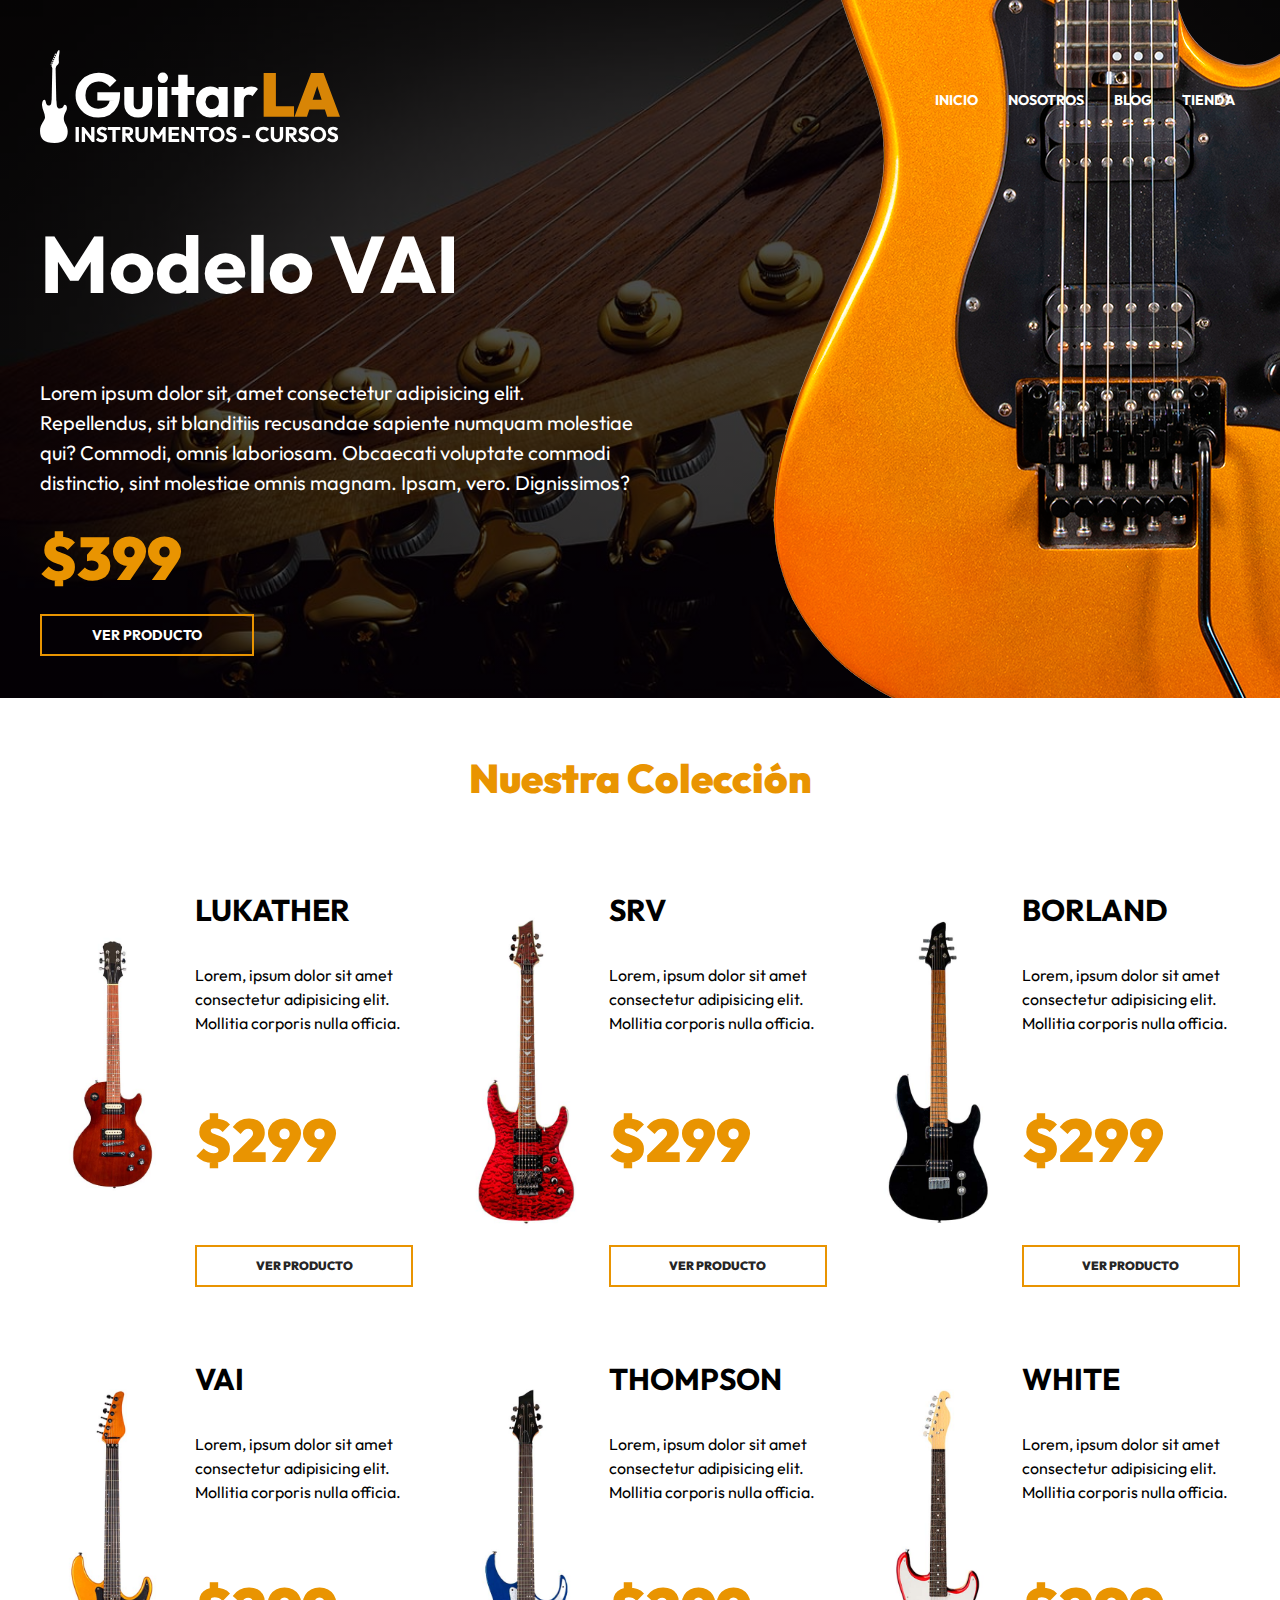
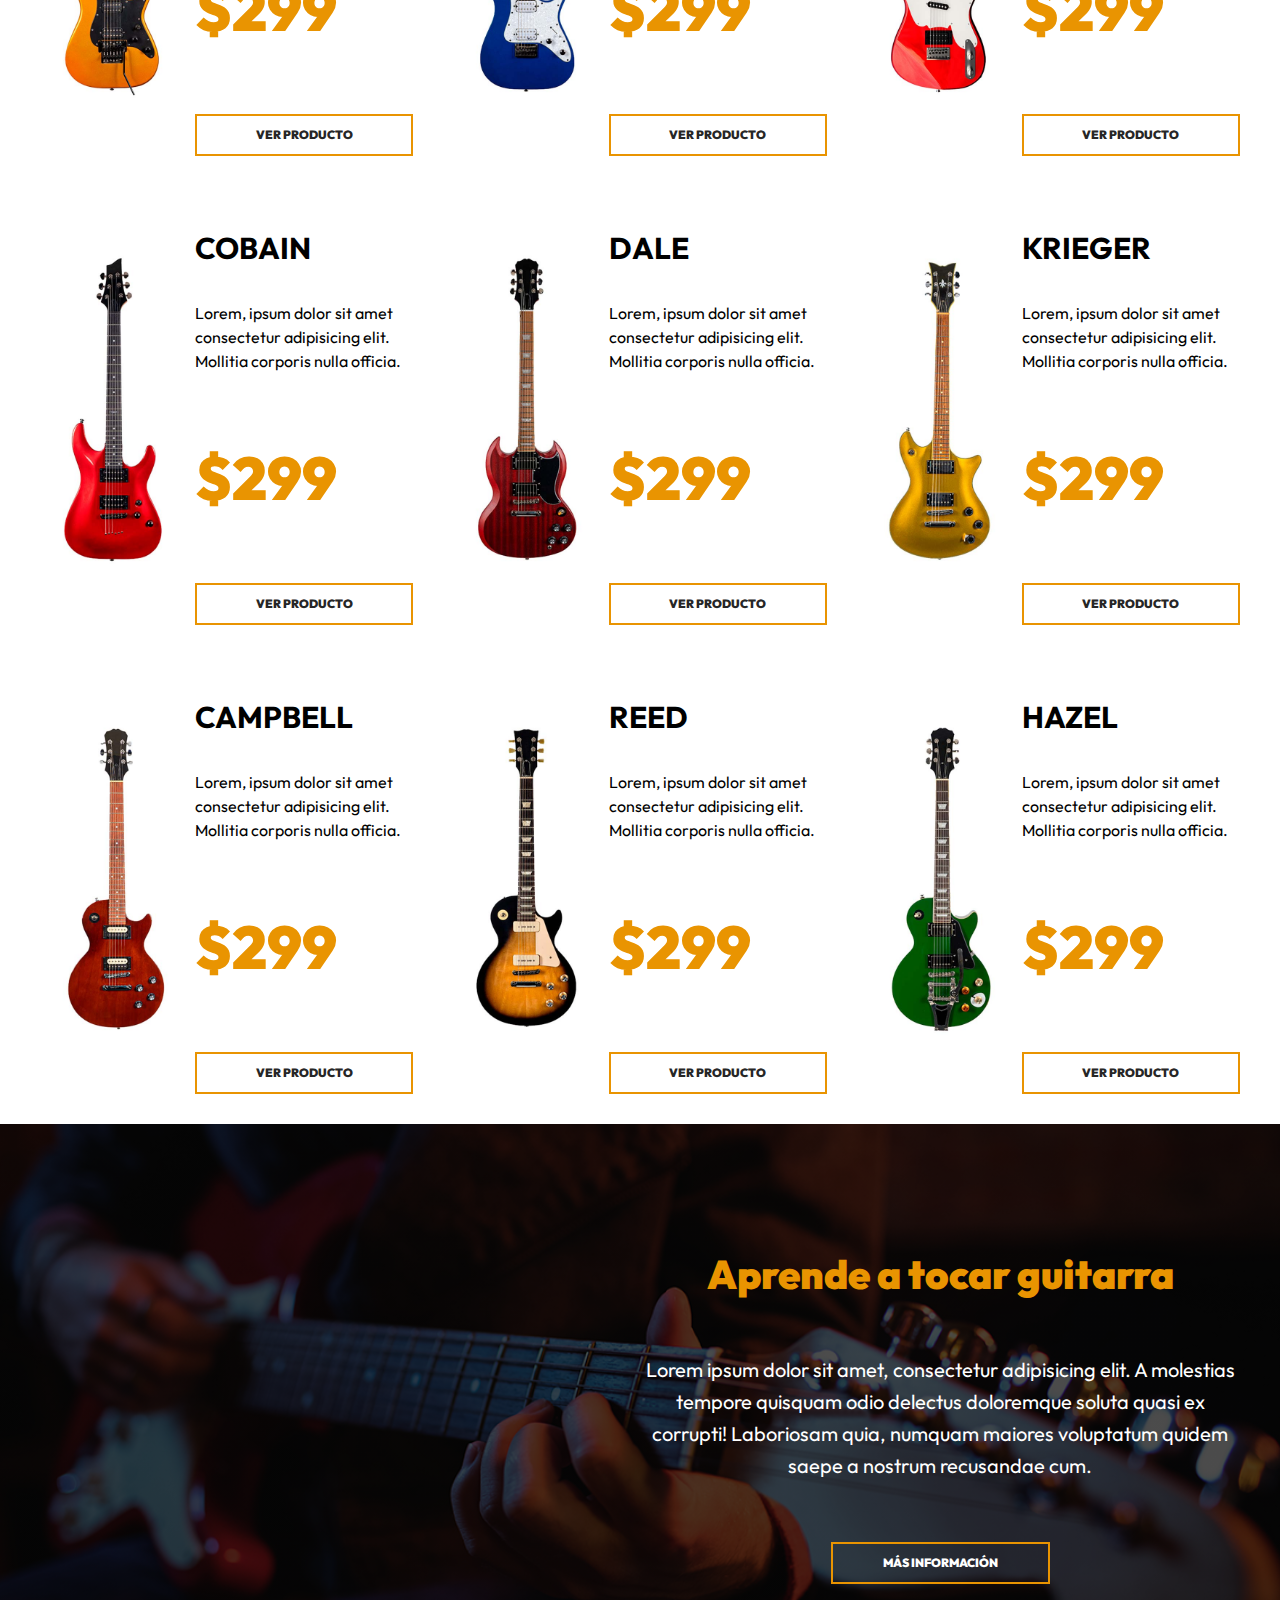
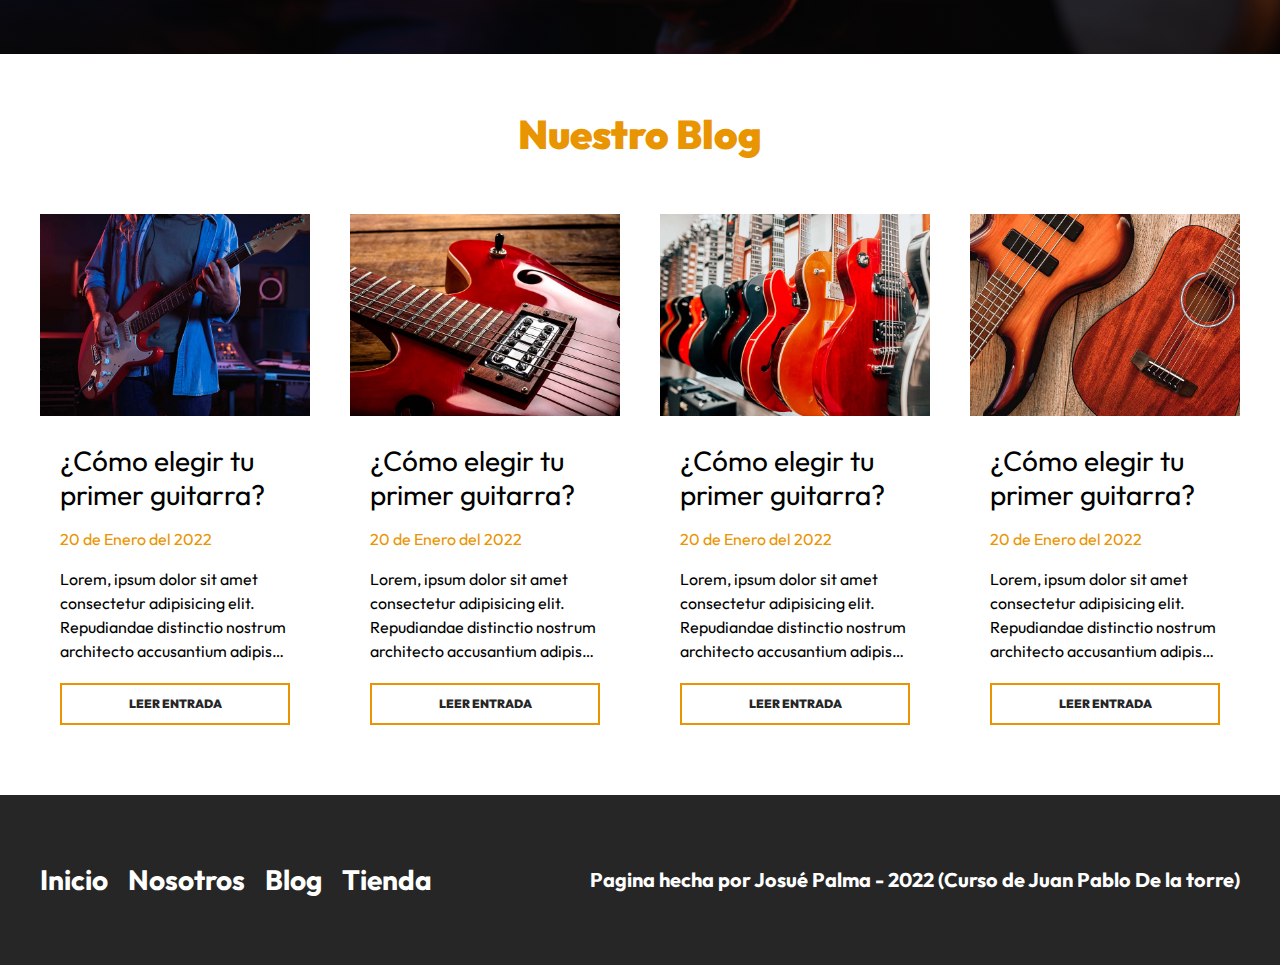
<file: index.html>
<!DOCTYPE html>
<html lang="en">

<head>
    <meta charset="UTF-8">
    <meta http-equiv="X-UA-Compatible" content="IE=edge">
    <meta name="viewport" content="width=device-width, initial-scale=1.0">
    <title>GuitarLA</title>
    <link rel="stylesheet" href="css/normalize.css">
    <link rel="preconnect" href="https://fonts.googleapis.com">
    <link rel="preconnect" href="https://fonts.gstatic.com" crossorigin>
    <link href="https://fonts.googleapis.com/css2?family=Outfit:wght@400;700;900&display=swap" rel="stylesheet">
    <link rel="stylesheet" href="css/app.css">
</head>

<body>
    <header class="header">
        <div class="header__contenedor">
            <div class="header__barra">
                <a href="index.html">
                    <img class="header__logo" src="img/logo.svg" alt="logo imagen">
                </a>
                <nav class="navegacion">
                    <a class="navegacion__enlace" href="index.html">Inicio</a>
                    <a class="navegacion__enlace" href="nosotros.html">Nosotros</a>
                    <a class="navegacion__enlace" href="blog.html">BLog</a>
                    <a class="navegacion__enlace" href="tienda.html">Tienda</a>
                </nav>
            </div>
            <div class="modelo">
                <h1 class="modelo__nombre">Modelo VAI</h1>
                <p class="modelo__descripcion">Lorem ipsum dolor sit, amet consectetur adipisicing elit. Repellendus,
                    sit blanditiis recusandae sapiente numquam molestiae qui? Commodi, omnis laboriosam. Obcaecati
                    voluptate commodi distinctio, sint molestiae omnis magnam. Ipsam, vero. Dignissimos?</p>
                <p class="modelo__precio">$399</p>
                <a class="modelo__enlace" href="producto.html">Ver Producto</a>
            </div>
        </div>
        <img class="header__guitarra" src="img/header_guitarra.png" alt="imagen header guitarra">
    </header>

    <main class="productos productos__contenedor">
        <h2 class="productos__heading">Nuestra Colección</h2>
        <div class="productos__grid">
            <div class="producto">
                <img src="img/guitarra_01.jpg" alt="imagen guitarra" class="producto__imagen">

                <div class="guitarra__contenido">
                    <h3 class="producto__nombre">Lukather</h3>
                    <p class="producto__descripcion">Lorem, ipsum dolor sit amet consectetur adipisicing elit. Mollitia
                        corporis nulla officia.</p>
                    <p class="producto__precio">$299</p>
                    <a href="producto.html" class="producto__enlace">Ver Producto</a>
                </div>
            </div>
            <div class="producto">
                <img src="img/guitarra_02.jpg" alt="imagen guitarra" class="producto__imagen">

                <div class="guitarra__contenido">
                    <h3 class="producto__nombre">SRV</h3>
                    <p class="producto__descripcion">Lorem, ipsum dolor sit amet consectetur adipisicing elit. Mollitia
                        corporis nulla officia.</p>
                    <p class="producto__precio">$299</p>
                    <a href="producto.html" class="producto__enlace">Ver Producto</a>
                </div>
            </div>
            <div class="producto">
                <img src="img/guitarra_03.jpg" alt="imagen guitarra" class="producto__imagen">

                <div class="guitarra__contenido">
                    <h3 class="producto__nombre">Borland</h3>
                    <p class="producto__descripcion">Lorem, ipsum dolor sit amet consectetur adipisicing elit. Mollitia
                        corporis nulla officia.</p>
                    <p class="producto__precio">$299</p>
                    <a href="producto.html" class="producto__enlace">Ver Producto</a>
                </div>
            </div>
            <div class="producto">
                <img src="img/guitarra_04.jpg" alt="imagen guitarra" class="producto__imagen">

                <div class="guitarra__contenido">
                    <h3 class="producto__nombre">VAI</h3>
                    <p class="producto__descripcion">Lorem, ipsum dolor sit amet consectetur adipisicing elit. Mollitia
                        corporis nulla officia.</p>
                    <p class="producto__precio">$299</p>
                    <a href="producto.html" class="producto__enlace">Ver Producto</a>
                </div>
            </div>
            <div class="producto">
                <img src="img/guitarra_05.jpg" alt="imagen guitarra" class="producto__imagen">

                <div class="guitarra__contenido">
                    <h3 class="producto__nombre">Thompson</h3>
                    <p class="producto__descripcion">Lorem, ipsum dolor sit amet consectetur adipisicing elit. Mollitia
                        corporis nulla officia.</p>
                    <p class="producto__precio">$299</p>
                    <a href="producto.html" class="producto__enlace">Ver Producto</a>
                </div>
            </div>
            <div class="producto">
                <img src="img/guitarra_06.jpg" alt="imagen guitarra" class="producto__imagen">

                <div class="guitarra__contenido">
                    <h3 class="producto__nombre">White</h3>
                    <p class="producto__descripcion">Lorem, ipsum dolor sit amet consectetur adipisicing elit. Mollitia
                        corporis nulla officia.</p>
                    <p class="producto__precio">$299</p>
                    <a href="producto.html" class="producto__enlace">Ver Producto</a>
                </div>
            </div>
            <div class="producto">
                <img src="img/guitarra_07.jpg" alt="imagen guitarra" class="producto__imagen">

                <div class="guitarra__contenido">
                    <h3 class="producto__nombre">Cobain</h3>
                    <p class="producto__descripcion">Lorem, ipsum dolor sit amet consectetur adipisicing elit. Mollitia
                        corporis nulla officia.</p>
                    <p class="producto__precio">$299</p>
                    <a href="producto.html" class="producto__enlace">Ver Producto</a>
                </div>
            </div>
            <div class="producto">
                <img src="img/guitarra_08.jpg" alt="imagen guitarra" class="producto__imagen">

                <div class="guitarra__contenido">
                    <h3 class="producto__nombre">Dale</h3>
                    <p class="producto__descripcion">Lorem, ipsum dolor sit amet consectetur adipisicing elit. Mollitia
                        corporis nulla officia.</p>
                    <p class="producto__precio">$299</p>
                    <a href="producto.html" class="producto__enlace">Ver Producto</a>
                </div>
            </div>
            <div class="producto">
                <img src="img/guitarra_09.jpg" alt="imagen guitarra" class="producto__imagen">

                <div class="guitarra__contenido">
                    <h3 class="producto__nombre">Krieger</h3>
                    <p class="producto__descripcion">Lorem, ipsum dolor sit amet consectetur adipisicing elit. Mollitia
                        corporis nulla officia.</p>
                    <p class="producto__precio">$299</p>
                    <a href="producto.html" class="producto__enlace">Ver Producto</a>
                </div>
            </div>
            <div class="producto">
                <img src="img/guitarra_10.jpg" alt="imagen guitarra" class="producto__imagen">

                <div class="guitarra__contenido">
                    <h3 class="producto__nombre">Campbell</h3>
                    <p class="producto__descripcion">Lorem, ipsum dolor sit amet consectetur adipisicing elit. Mollitia
                        corporis nulla officia.</p>
                    <p class="producto__precio">$299</p>
                    <a href="producto.html" class="producto__enlace">Ver Producto</a>
                </div>
            </div>
            <div class="producto">
                <img src="img/guitarra_11.jpg" alt="imagen guitarra" class="producto__imagen">

                <div class="guitarra__contenido">
                    <h3 class="producto__nombre">Reed</h3>
                    <p class="producto__descripcion">Lorem, ipsum dolor sit amet consectetur adipisicing elit. Mollitia
                        corporis nulla officia.</p>
                    <p class="producto__precio">$299</p>
                    <a href="producto.html" class="producto__enlace">Ver Producto</a>
                </div>
            </div>
            <div class="producto">
                <img src="img/guitarra_12.jpg" alt="imagen guitarra" class="producto__imagen">

                <div class="guitarra__contenido">
                    <h3 class="producto__nombre">Hazel</h3>
                    <p class="producto__descripcion">Lorem, ipsum dolor sit amet consectetur adipisicing elit. Mollitia
                        corporis nulla officia.</p>
                    <p class="producto__precio">$299</p>
                    <a href="producto.html" class="producto__enlace">Ver Producto</a>
                </div>
            </div>
        </div>
    </main>
    <section class="aprender">
        <div class="aprender__grid aprender__contenedor">
            <div class="aprender__contenido">
                <h3 class="aprender__heading">Aprende a tocar guitarra</h3>
                <p class="aprender__texto">Lorem ipsum dolor sit amet, consectetur adipisicing elit. A molestias
                    tempore quisquam odio delectus doloremque soluta quasi ex corrupti! Laboriosam quia, numquam
                    maiores voluptatum quidem saepe a nostrum recusandae cum.</p>
                <a href="producto.html" class="aprender__enlace">Más Información</a>
            </div>
        </div>
    </section>
    <section class="blog">
        <h2 class="blog__heading">Nuestro Blog</h2>
        <div class="blog__contenedor blog__grid">
            <article class="entrada">
                <img src="img/blog_1.jpg" class="entrada__imagen" alt="imagen blog">
                <div class="entrada__contenido">
                    <h3 class="entrada__titulo">¿Cómo elegir tu primer guitarra?</h3>
                    <p class="entrada__fecha">20 de Enero del 2022</p>
                    <p class="entrada__texto">Lorem, ipsum dolor sit amet consectetur adipisicing elit. Repudiandae distinctio nostrum architecto accusantium adipisci eos velit, provident reprehenderit dignissimos! Quam at quasi praesentium quod consectetur placeat veritatis assumenda cum eum.</p>
                    <a href="entrada.html" class="entrada__enlace">Leer Entrada</a>
                </div>
            </article>
            <article class="entrada">
                <img src="img/blog_2.jpg" class="entrada__imagen" alt="imagen blog">
                <div class="entrada__contenido">
                    <h3 class="entrada__titulo">¿Cómo elegir tu primer guitarra?</h3>
                    <p class="entrada__fecha">20 de Enero del 2022</p>
                    <p class="entrada__texto">Lorem, ipsum dolor sit amet consectetur adipisicing elit. Repudiandae distinctio nostrum architecto accusantium adipisci eos velit, provident reprehenderit dignissimos! Quam at quasi praesentium quod consectetur placeat veritatis assumenda cum eum.</p>
                    <a href="entrada.html" class="entrada__enlace">Leer Entrada</a>
                </div>
            </article>
            <article class="entrada">
                <img src="img/blog_3.jpg" class="entrada__imagen" alt="imagen blog">
                <div class="entrada__contenido">
                    <h3 class="entrada__titulo">¿Cómo elegir tu primer guitarra?</h3>
                    <p class="entrada__fecha">20 de Enero del 2022</p>
                    <p class="entrada__texto">Lorem, ipsum dolor sit amet consectetur adipisicing elit. Repudiandae distinctio nostrum architecto accusantium adipisci eos velit, provident reprehenderit dignissimos! Quam at quasi praesentium quod consectetur placeat veritatis assumenda cum eum.</p>
                    <a href="entrada.html" class="entrada__enlace">Leer Entrada</a>
                </div>
            </article>
            <article class="entrada">
                <img src="img/blog_4.jpg" class="entrada__imagen" alt="imagen blog">
                <div class="entrada__contenido">
                    <h3 class="entrada__titulo">¿Cómo elegir tu primer guitarra?</h3>
                    <p class="entrada__fecha">20 de Enero del 2022</p>
                    <p class="entrada__texto">Lorem, ipsum dolor sit amet consectetur adipisicing elit. Repudiandae distinctio nostrum architecto accusantium adipisci eos velit, provident reprehenderit dignissimos! Quam at quasi praesentium quod consectetur placeat veritatis assumenda cum eum.</p>
                    <a href="entrada.html" class="entrada__enlace">Leer Entrada</a>
                </div>
            </article>
        </div>
    </section>
    <footer class="footer">
        <div class="footer__contenedor footer__contenido">
            <nav class="footer__nav">
                <a class="footer__enlace" href="index.html">Inicio</a>
                <a class="footer__enlace" href="nosotros.html">Nosotros</a>
                <a class="footer__enlace" href="blog.html">Blog</a>
                <a class="footer__enlace" href="tienda.html">Tienda</a>
            </nav>
            <p class="footer__copyright">Pagina hecha por Josué Palma - 2022 (Curso de Juan Pablo De la torre)</p>
        </div>
    </footer>
</body>

</html>
</file>
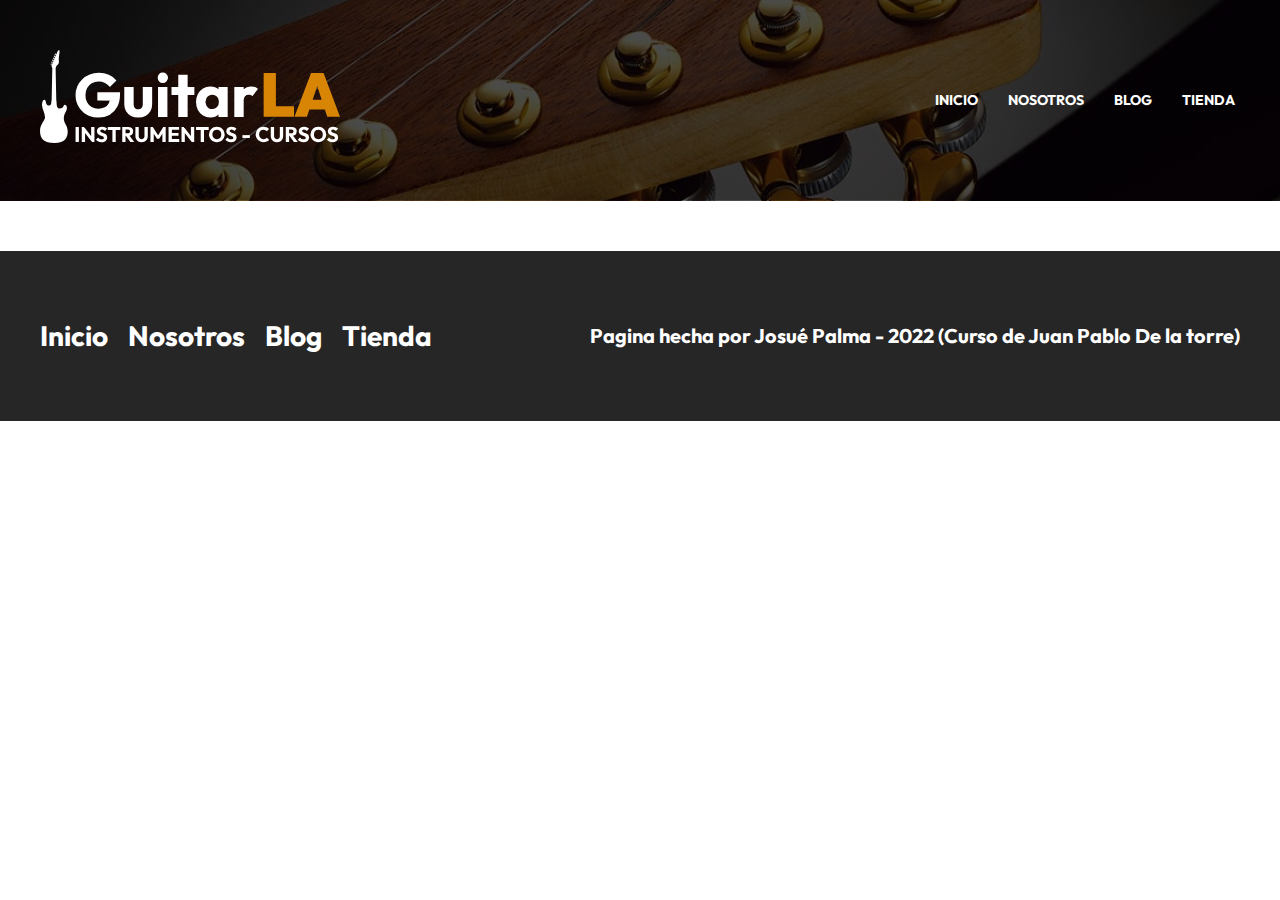
<file: base.html>
<!DOCTYPE html>
<html lang="en">

<head>
    <meta charset="UTF-8">
    <meta http-equiv="X-UA-Compatible" content="IE=edge">
    <meta name="viewport" content="width=device-width, initial-scale=1.0">
    <title>GuitarLA</title>
    <link rel="stylesheet" href="css/normalize.css">
    <link rel="preconnect" href="https://fonts.googleapis.com">
    <link rel="preconnect" href="https://fonts.gstatic.com" crossorigin>
    <link href="https://fonts.googleapis.com/css2?family=Outfit:wght@400;700;900&display=swap" rel="stylesheet">
    <link rel="stylesheet" href="css/app.css">
</head>

<body>
    <header class="header">
        <div class="header__contenedor">
            <div class="header__barra">
                <a href="index.html">
                    <img class="header__logo" src="img/logo.svg" alt="logo imagen">
                </a>
                <nav class="navegacion">
                    <a class="navegacion__enlace" href="index.html">Inicio</a>
                    <a class="navegacion__enlace" href="nosotros.html">Nosotros</a>
                    <a class="navegacion__enlace" href="blog.html">BLog</a>
                    <a class="navegacion__enlace" href="tienda.html">Tienda</a>
                </nav>
            </div>
    </header>
    
    <main class="contenedor">
        <h2 class="heading"></h2>
    </main>

    
    <footer class="footer">
        <div class="footer__contenedor footer__contenido">
            <nav class="footer__nav">
                <a class="footer__enlace" href="index.html">Inicio</a>
                <a class="footer__enlace" href="nosotros.html">Nosotros</a>
                <a class="footer__enlace" href="blog.html">Blog</a>
                <a class="footer__enlace" href="tienda.html">Tienda</a>
            </nav>
            <p class="footer__copyright">Pagina hecha por Josué Palma - 2022 (Curso de Juan Pablo De la torre)</p>
        </div>
    </footer>
</body>

</html>
</file>
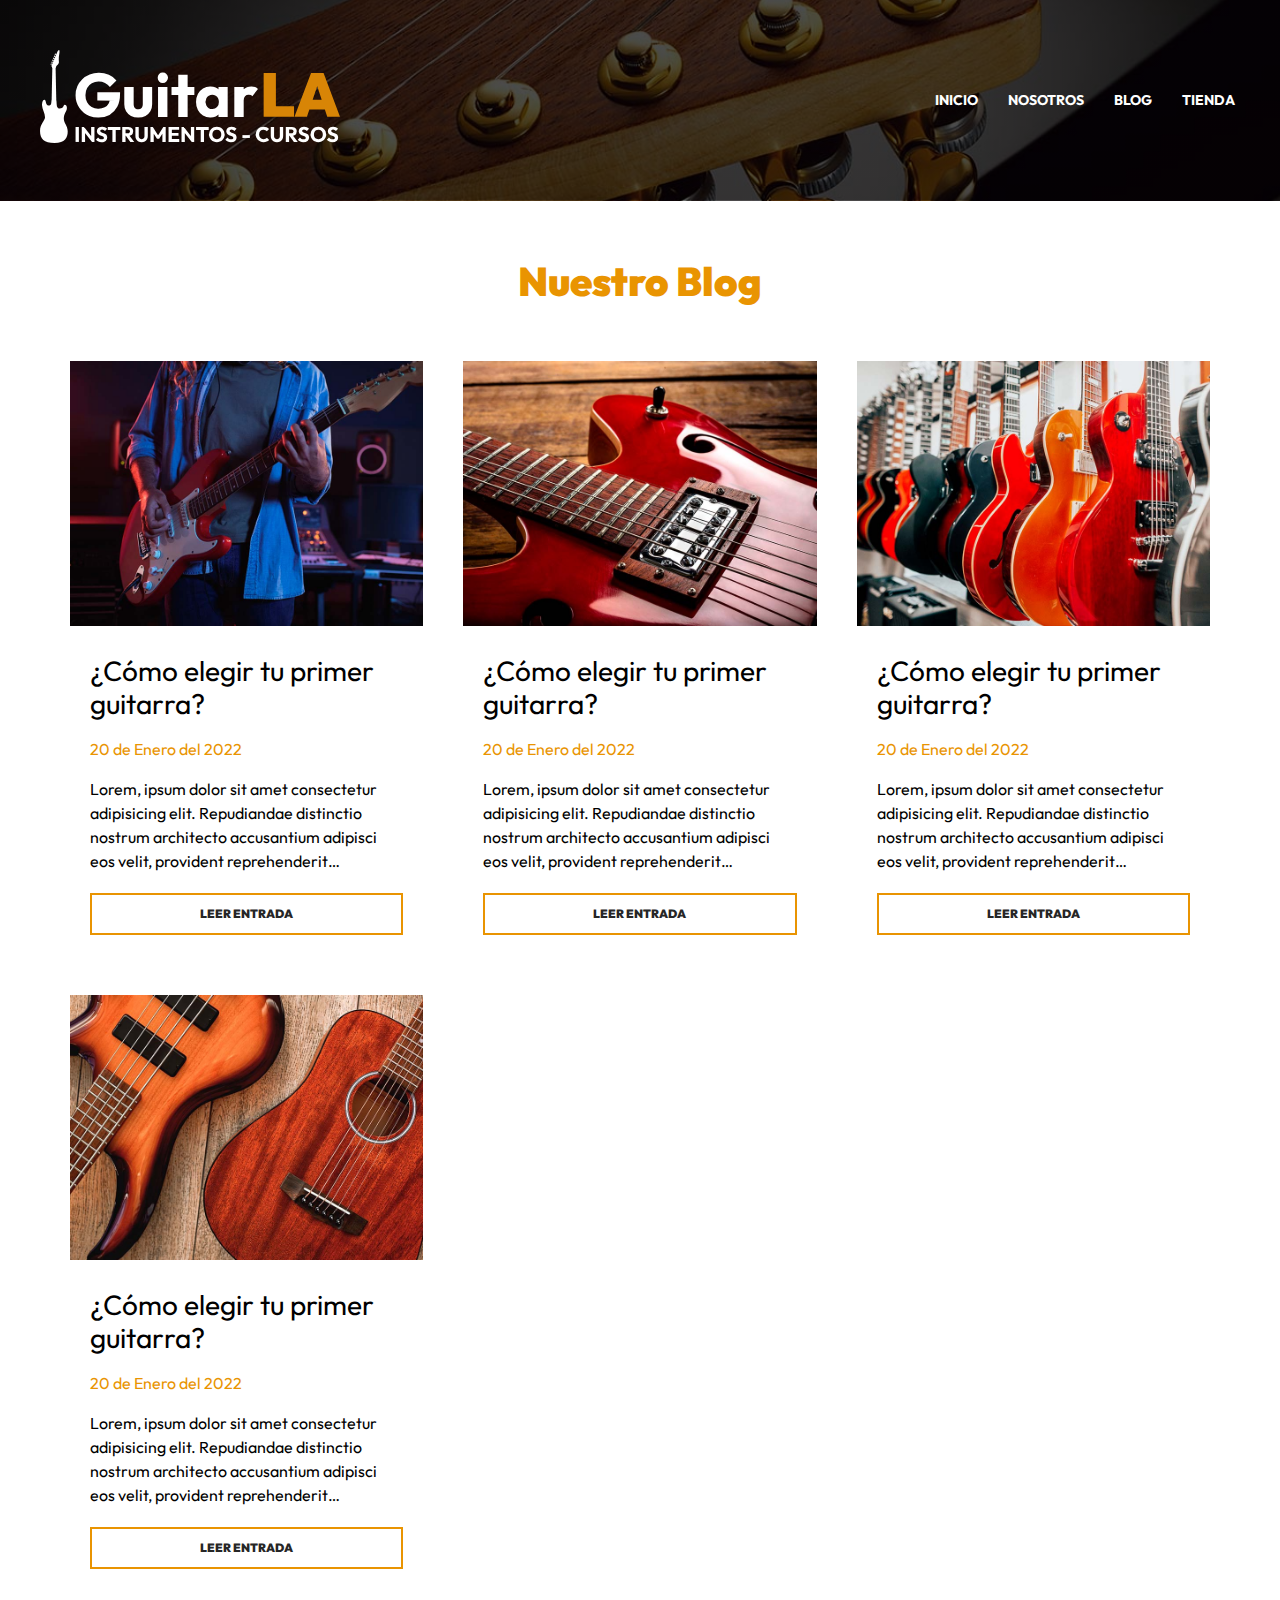
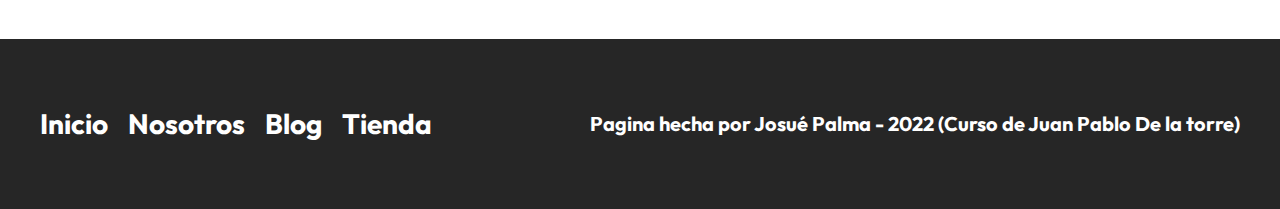
<file: blog.html>
<!DOCTYPE html>
<html lang="en">

<head>
    <meta charset="UTF-8">
    <meta http-equiv="X-UA-Compatible" content="IE=edge">
    <meta name="viewport" content="width=device-width, initial-scale=1.0">
    <title>GuitarLA: BLog</title>
    <link rel="stylesheet" href="css/normalize.css">
    <link rel="preconnect" href="https://fonts.googleapis.com">
    <link rel="preconnect" href="https://fonts.gstatic.com" crossorigin>
    <link href="https://fonts.googleapis.com/css2?family=Outfit:wght@400;700;900&display=swap" rel="stylesheet">
    <link rel="stylesheet" href="css/app.css">
</head>

<body>
    <header class="header">
        <div class="header__contenedor">
            <div class="header__barra">
                <a href="index.html">
                    <img class="header__logo" src="img/logo.svg" alt="logo imagen">
                </a>
                <nav class="navegacion">
                    <a class="navegacion__enlace" href="index.html">Inicio</a>
                    <a class="navegacion__enlace" href="nosotros.html">Nosotros</a>
                    <a class="navegacion__enlace" href="blog.html">BLog</a>
                    <a class="navegacion__enlace" href="tienda.html">Tienda</a>
                </nav>
            </div>
    </header>
    
    <main class="__contenedor">
        <h2 class="__heading">Nuestro Blog</h2>
        <div class="blog__contenedor blog__grid blog__grid--pagina">
            <article class="entrada">
                <img src="img/blog_1.jpg" class="entrada__imagen" alt="imagen blog">
                <div class="entrada__contenido">
                    <h3 class="entrada__titulo">¿Cómo elegir tu primer guitarra?</h3>
                    <p class="entrada__fecha">20 de Enero del 2022</p>
                    <p class="entrada__texto">Lorem, ipsum dolor sit amet consectetur adipisicing elit. Repudiandae distinctio nostrum architecto accusantium adipisci eos velit, provident reprehenderit dignissimos! Quam at quasi praesentium quod consectetur placeat veritatis assumenda cum eum.</p>
                    <a href="entrada.html" class="entrada__enlace">Leer Entrada</a>
                </div>
            </article>
            <article class="entrada">
                <img src="img/blog_2.jpg" class="entrada__imagen" alt="imagen blog">
                <div class="entrada__contenido">
                    <h3 class="entrada__titulo">¿Cómo elegir tu primer guitarra?</h3>
                    <p class="entrada__fecha">20 de Enero del 2022</p>
                    <p class="entrada__texto">Lorem, ipsum dolor sit amet consectetur adipisicing elit. Repudiandae distinctio nostrum architecto accusantium adipisci eos velit, provident reprehenderit dignissimos! Quam at quasi praesentium quod consectetur placeat veritatis assumenda cum eum.</p>
                    <a href="entrada.html" class="entrada__enlace">Leer Entrada</a>
                </div>
            </article>
            <article class="entrada">
                <img src="img/blog_3.jpg" class="entrada__imagen" alt="imagen blog">
                <div class="entrada__contenido">
                    <h3 class="entrada__titulo">¿Cómo elegir tu primer guitarra?</h3>
                    <p class="entrada__fecha">20 de Enero del 2022</p>
                    <p class="entrada__texto">Lorem, ipsum dolor sit amet consectetur adipisicing elit. Repudiandae distinctio nostrum architecto accusantium adipisci eos velit, provident reprehenderit dignissimos! Quam at quasi praesentium quod consectetur placeat veritatis assumenda cum eum.</p>
                    <a href="entrada.html" class="entrada__enlace">Leer Entrada</a>
                </div>
            </article>
            <article class="entrada">
                <img src="img/blog_4.jpg" class="entrada__imagen" alt="imagen blog">
                <div class="entrada__contenido">
                    <h3 class="entrada__titulo">¿Cómo elegir tu primer guitarra?</h3>
                    <p class="entrada__fecha">20 de Enero del 2022</p>
                    <p class="entrada__texto">Lorem, ipsum dolor sit amet consectetur adipisicing elit. Repudiandae distinctio nostrum architecto accusantium adipisci eos velit, provident reprehenderit dignissimos! Quam at quasi praesentium quod consectetur placeat veritatis assumenda cum eum.</p>
                    <a href="entrada.html" class="entrada__enlace">Leer Entrada</a>
                </div>
            </article>
        </div>
    </main>

    
    <footer class="footer">
        <div class="footer__contenedor footer__contenido">
            <nav class="footer__nav">
                <a class="footer__enlace" href="index.html">Inicio</a>
                <a class="footer__enlace" href="nosotros.html">Nosotros</a>
                <a class="footer__enlace" href="blog.html">Blog</a>
                <a class="footer__enlace" href="tienda.html">Tienda</a>
            </nav>
            <p class="footer__copyright">Pagina hecha por Josué Palma - 2022 (Curso de Juan Pablo De la torre)</p>
        </div>
    </footer>
</body>

</html>
</file>
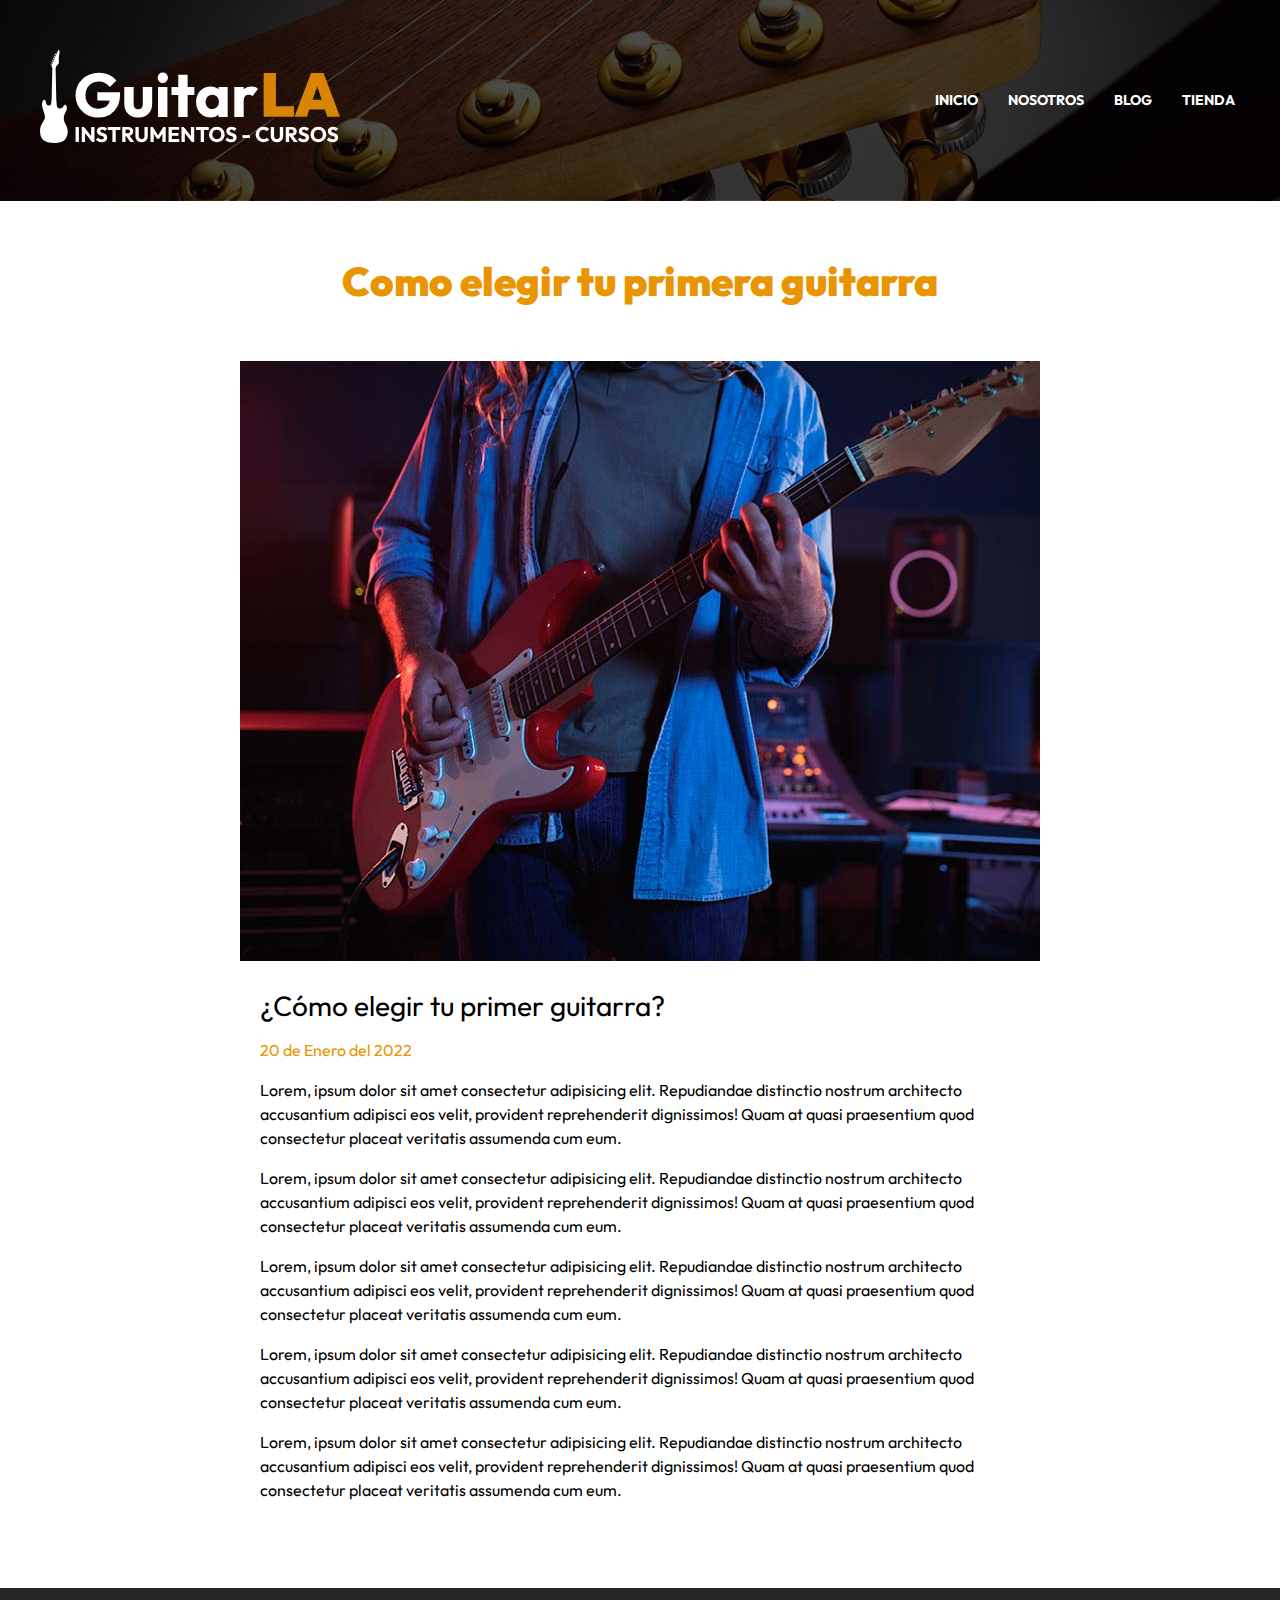
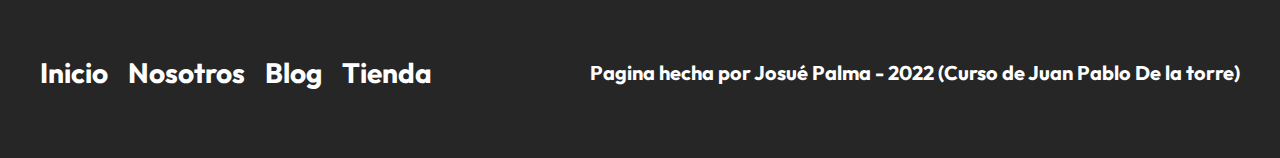
<file: entrada.html>
<!DOCTYPE html>
<html lang="en">

<head>
    <meta charset="UTF-8">
    <meta http-equiv="X-UA-Compatible" content="IE=edge">
    <meta name="viewport" content="width=device-width, initial-scale=1.0">
    <title>GuitarLA_ Como elegir tu primera guitarra</title>
    <link rel="stylesheet" href="css/normalize.css">
    <link rel="preconnect" href="https://fonts.googleapis.com">
    <link rel="preconnect" href="https://fonts.gstatic.com" crossorigin>
    <link href="https://fonts.googleapis.com/css2?family=Outfit:wght@400;700;900&display=swap" rel="stylesheet">
    <link rel="stylesheet" href="css/app.css">
</head>

<body>
    <header class="header">
        <div class="header__contenedor">
            <div class="header__barra">
                <a href="index.html">
                    <img class="header__logo" src="img/logo.svg" alt="logo imagen">
                </a>
                <nav class="navegacion">
                    <a class="navegacion__enlace" href="index.html">Inicio</a>
                    <a class="navegacion__enlace" href="nosotros.html">Nosotros</a>
                    <a class="navegacion__enlace" href="blog.html">BLog</a>
                    <a class="navegacion__enlace" href="tienda.html">Tienda</a>
                </nav>
            </div>
    </header>
    
    <main class="__contenedor">
        <h2 class="__heading">Como elegir tu primera guitarra</h2>
        <article class="entrada">
            <img src="img/blog_1.jpg" class="entrada__imagen" alt="imagen blog">
            <div class="entrada__contenido">
                <h3 class="entrada__titulo">¿Cómo elegir tu primer guitarra?</h3>
                <p class="entrada__fecha">20 de Enero del 2022</p>
                <p class="entrada__texto">Lorem, ipsum dolor sit amet consectetur adipisicing elit. Repudiandae distinctio nostrum architecto accusantium adipisci eos velit, provident reprehenderit dignissimos! Quam at quasi praesentium quod consectetur placeat veritatis assumenda cum eum.</p>
                <p class="entrada__texto">Lorem, ipsum dolor sit amet consectetur adipisicing elit. Repudiandae distinctio nostrum architecto accusantium adipisci eos velit, provident reprehenderit dignissimos! Quam at quasi praesentium quod consectetur placeat veritatis assumenda cum eum.</p>
                <p class="entrada__texto">Lorem, ipsum dolor sit amet consectetur adipisicing elit. Repudiandae distinctio nostrum architecto accusantium adipisci eos velit, provident reprehenderit dignissimos! Quam at quasi praesentium quod consectetur placeat veritatis assumenda cum eum.</p>
                <p class="entrada__texto">Lorem, ipsum dolor sit amet consectetur adipisicing elit. Repudiandae distinctio nostrum architecto accusantium adipisci eos velit, provident reprehenderit dignissimos! Quam at quasi praesentium quod consectetur placeat veritatis assumenda cum eum.</p>
                <p class="entrada__texto">Lorem, ipsum dolor sit amet consectetur adipisicing elit. Repudiandae distinctio nostrum architecto accusantium adipisci eos velit, provident reprehenderit dignissimos! Quam at quasi praesentium quod consectetur placeat veritatis assumenda cum eum.</p>
            </div>
        </article>
    </main>

    
    <footer class="footer">
        <div class="footer__contenedor footer__contenido">
            <nav class="footer__nav">
                <a class="footer__enlace" href="index.html">Inicio</a>
                <a class="footer__enlace" href="nosotros.html">Nosotros</a>
                <a class="footer__enlace" href="blog.html">Blog</a>
                <a class="footer__enlace" href="tienda.html">Tienda</a>
            </nav>
            <p class="footer__copyright">Pagina hecha por Josué Palma - 2022 (Curso de Juan Pablo De la torre)</p>
        </div>
    </footer>
</body>

</html>
</file>
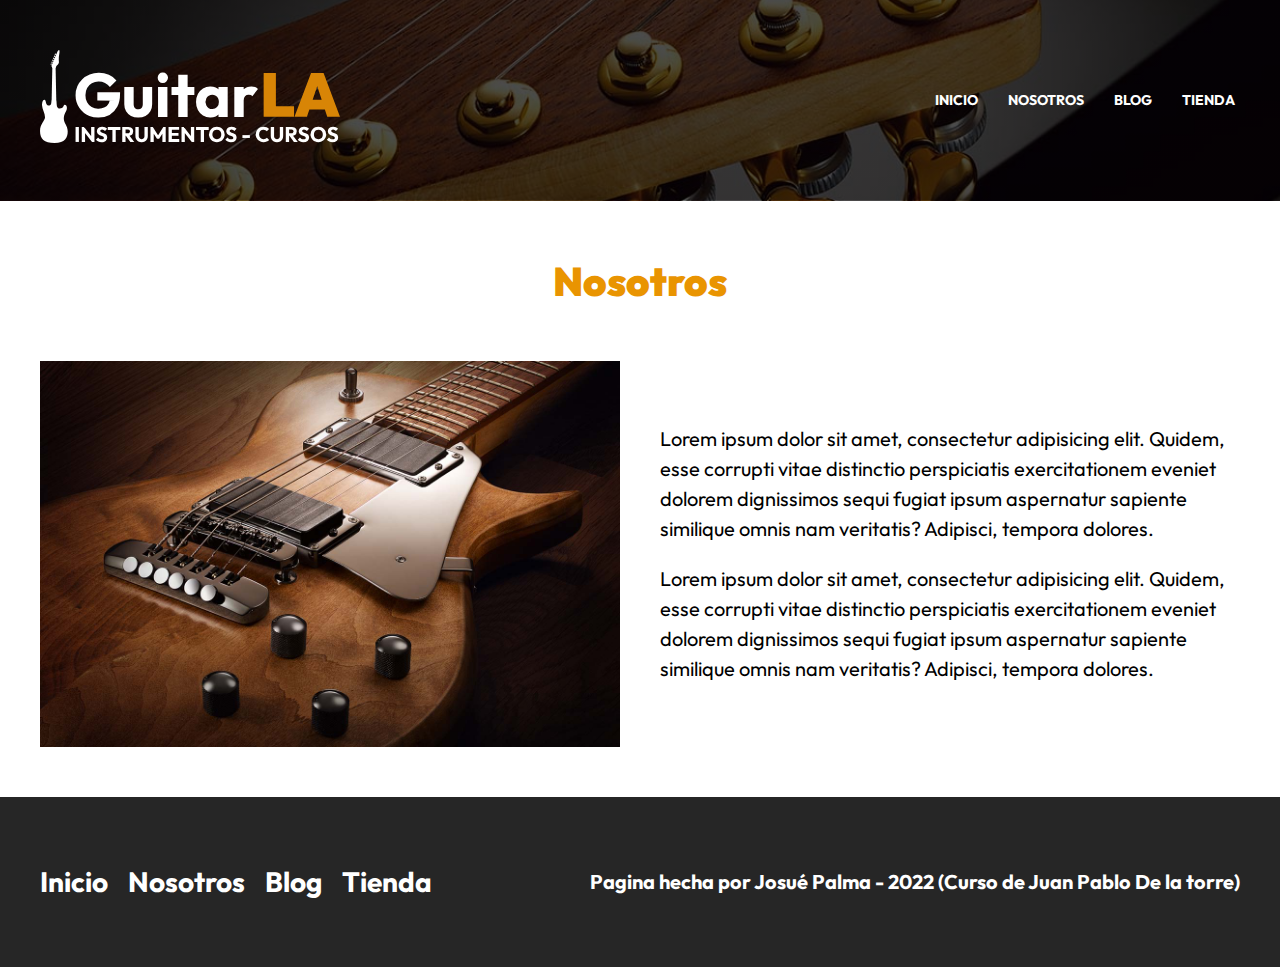
<file: nosotros.html>
<!DOCTYPE html>
<html lang="en">

<head>
    <meta charset="UTF-8">
    <meta http-equiv="X-UA-Compatible" content="IE=edge">
    <meta name="viewport" content="width=device-width, initial-scale=1.0">
    <title>GuitarLA: Nosotros</title>
    <link rel="stylesheet" href="css/normalize.css">
    <link rel="preconnect" href="https://fonts.googleapis.com">
    <link rel="preconnect" href="https://fonts.gstatic.com" crossorigin>
    <link href="https://fonts.googleapis.com/css2?family=Outfit:wght@400;700;900&display=swap" rel="stylesheet">
    <link rel="stylesheet" href="css/app.css">
</head>

<body>
    <header class="header">
        <div class="header__contenedor">
            <div class="header__barra">
                <a href="index.html">
                    <img class="header__logo" src="img/logo.svg" alt="logo imagen">
                </a>
                <nav class="navegacion">
                    <a class="navegacion__enlace" href="index.html">Inicio</a>
                    <a class="navegacion__enlace" href="nosotros.html">Nosotros</a>
                    <a class="navegacion__enlace" href="blog.html">BLog</a>
                    <a class="navegacion__enlace" href="tienda.html">Tienda</a>
                </nav>
            </div>
    </header>

    <main class="nosotros nosotros__contenedor">
        <h2 class="nosotros__heading">Nosotros</h2>
        <div class="nosotros__grid">
            <img src="img/nosotros.jpg" alt="imagen nosotros">
            <div class="nosotros__contenido">
                <p>Lorem ipsum dolor sit amet, consectetur adipisicing elit. Quidem, esse corrupti vitae distinctio
                    perspiciatis exercitationem eveniet dolorem dignissimos sequi fugiat ipsum aspernatur sapiente
                    similique omnis nam veritatis? Adipisci, tempora dolores.</p>
                <p>Lorem ipsum dolor sit amet, consectetur adipisicing elit. Quidem, esse corrupti vitae distinctio
                    perspiciatis exercitationem eveniet dolorem dignissimos sequi fugiat ipsum aspernatur sapiente
                    similique omnis nam veritatis? Adipisci, tempora dolores.</p>
            </div>
        </div>
    </main>


    <footer class="footer">
        <div class="footer__contenedor footer__contenido">
            <nav class="footer__nav">
                <a class="footer__enlace" href="index.html">Inicio</a>
                <a class="footer__enlace" href="nosotros.html">Nosotros</a>
                <a class="footer__enlace" href="blog.html">Blog</a>
                <a class="footer__enlace" href="tienda.html">Tienda</a>
            </nav>
            <p class="footer__copyright">Pagina hecha por Josué Palma - 2022 (Curso de Juan Pablo De la torre)</p>
        </div>
    </footer>
</body>

</html>
</file>
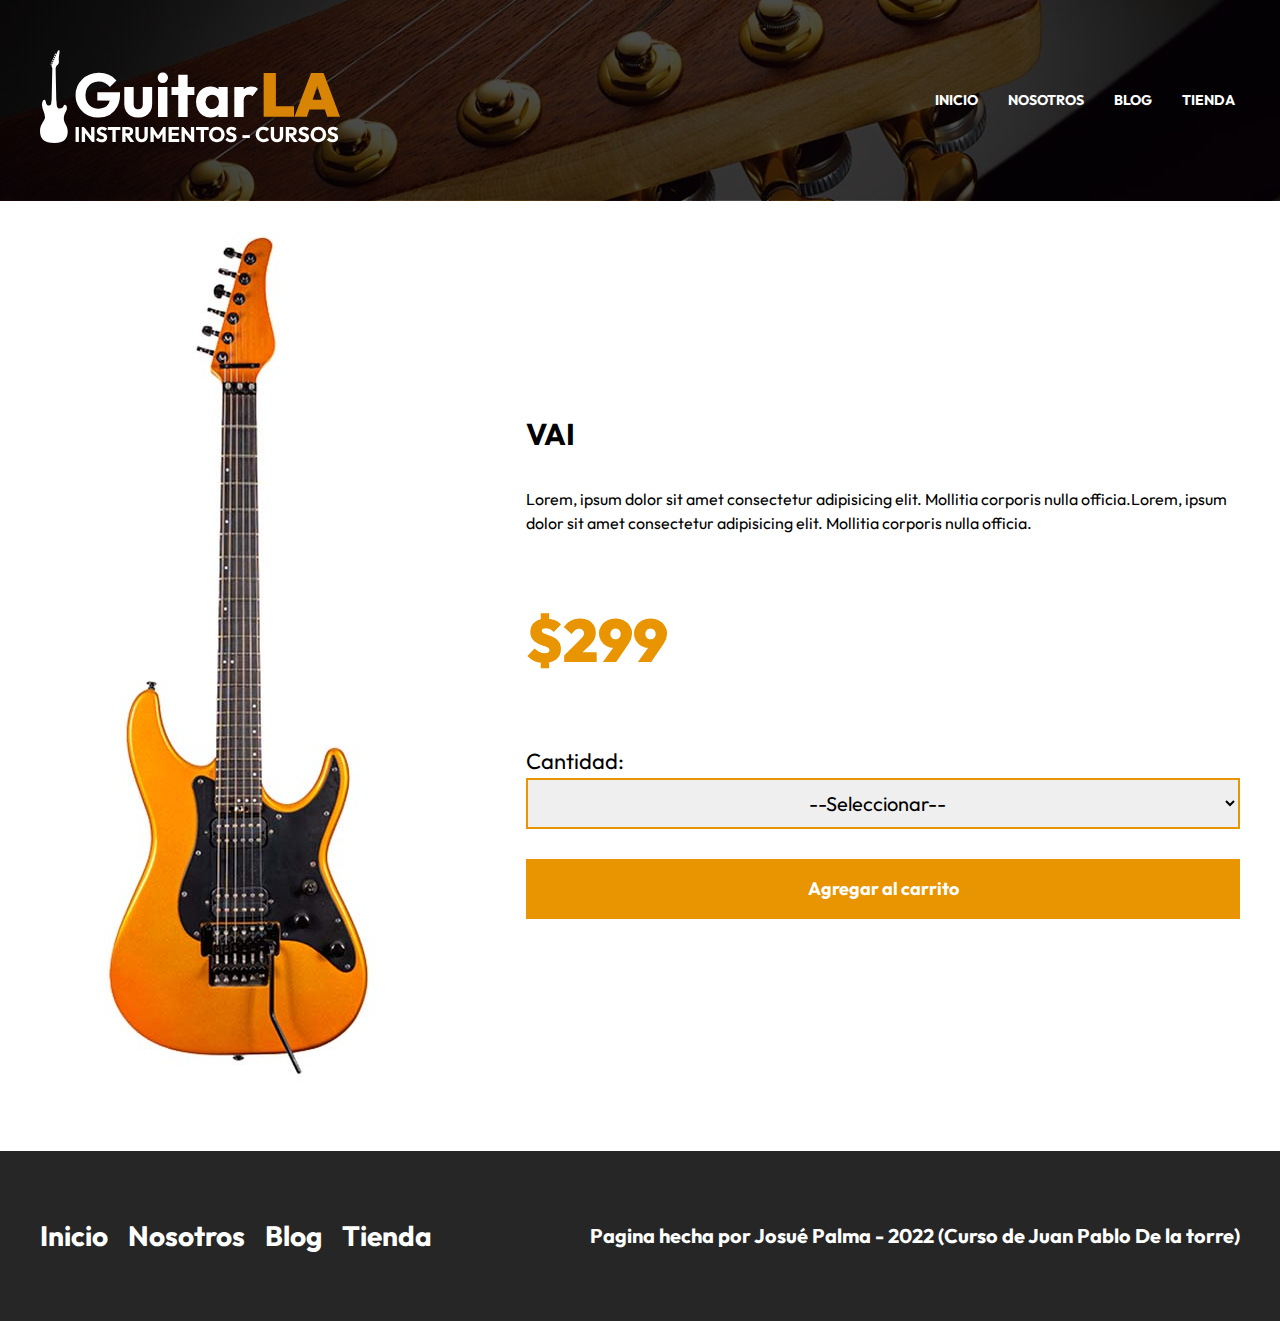
<file: producto.html>
<!DOCTYPE html>
<html lang="en">

<head>
    <meta charset="UTF-8">
    <meta http-equiv="X-UA-Compatible" content="IE=edge">
    <meta name="viewport" content="width=device-width, initial-scale=1.0">
    <title>GuitarLA</title>
    <link rel="stylesheet" href="css/normalize.css">
    <link rel="preconnect" href="https://fonts.googleapis.com">
    <link rel="preconnect" href="https://fonts.gstatic.com" crossorigin>
    <link href="https://fonts.googleapis.com/css2?family=Outfit:wght@400;700;900&display=swap" rel="stylesheet">
    <link rel="stylesheet" href="css/app.css">
</head>

<body>
    <header class="header">
        <div class="header__contenedor">
            <div class="header__barra">
                <a href="index.html">
                    <img class="header__logo" src="img/logo.svg" alt="logo imagen">
                </a>
                <nav class="navegacion">
                    <a class="navegacion__enlace" href="index.html">Inicio</a>
                    <a class="navegacion__enlace" href="nosotros.html">Nosotros</a>
                    <a class="navegacion__enlace" href="blog.html">BLog</a>
                    <a class="navegacion__enlace" href="tienda.html">Tienda</a>
                </nav>
            </div>
    </header>
    
    <main class="__contenedor">
        <div class="producto">
            <img src="img/guitarra_04.jpg" alt="imagen guitarra" class="producto__imagen">

            <div class="guitarra__contenido">
                <h3 class="producto__nombre">VAI</h3>
                <p class="producto__descripcion">Lorem, ipsum dolor sit amet consectetur adipisicing elit. Mollitia
                    corporis nulla officia.Lorem, ipsum dolor sit amet consectetur adipisicing elit. Mollitia
                    corporis nulla officia.</p>
                <p class="producto__precio">$299</p>
                <form class="producto__formulario">
                    <label class="producto__label">Cantidad: </label>
                    <select class="producto__cantidad">
                        <option value="">--Seleccionar--</option>
                        <option value="1">1</option>
                        <option value="2">2</option>
                        <option value="3">3</option>
                        <option value="4">4</option>
                        <option value="5">5</option>
                        <option value="6">6</option>
                        <option value="7">7</option>
                        <option value="8">8</option>
                        <option value="9">9</option>
                        <option value="10">10</option>
                    </select>
                    <input type="submit" class="producto__agregar-carrito" value="Agregar al carrito">
                </form>
            </div>
    </main>

    
    <footer class="footer">
        <div class="footer__contenedor footer__contenido">
            <nav class="footer__nav">
                <a class="footer__enlace" href="index.html">Inicio</a>
                <a class="footer__enlace" href="nosotros.html">Nosotros</a>
                <a class="footer__enlace" href="blog.html">Blog</a>
                <a class="footer__enlace" href="tienda.html">Tienda</a>
            </nav>
            <p class="footer__copyright">Pagina hecha por Josué Palma - 2022 (Curso de Juan Pablo De la torre)</p>
        </div>
    </footer>
</body>

</html>
</file>
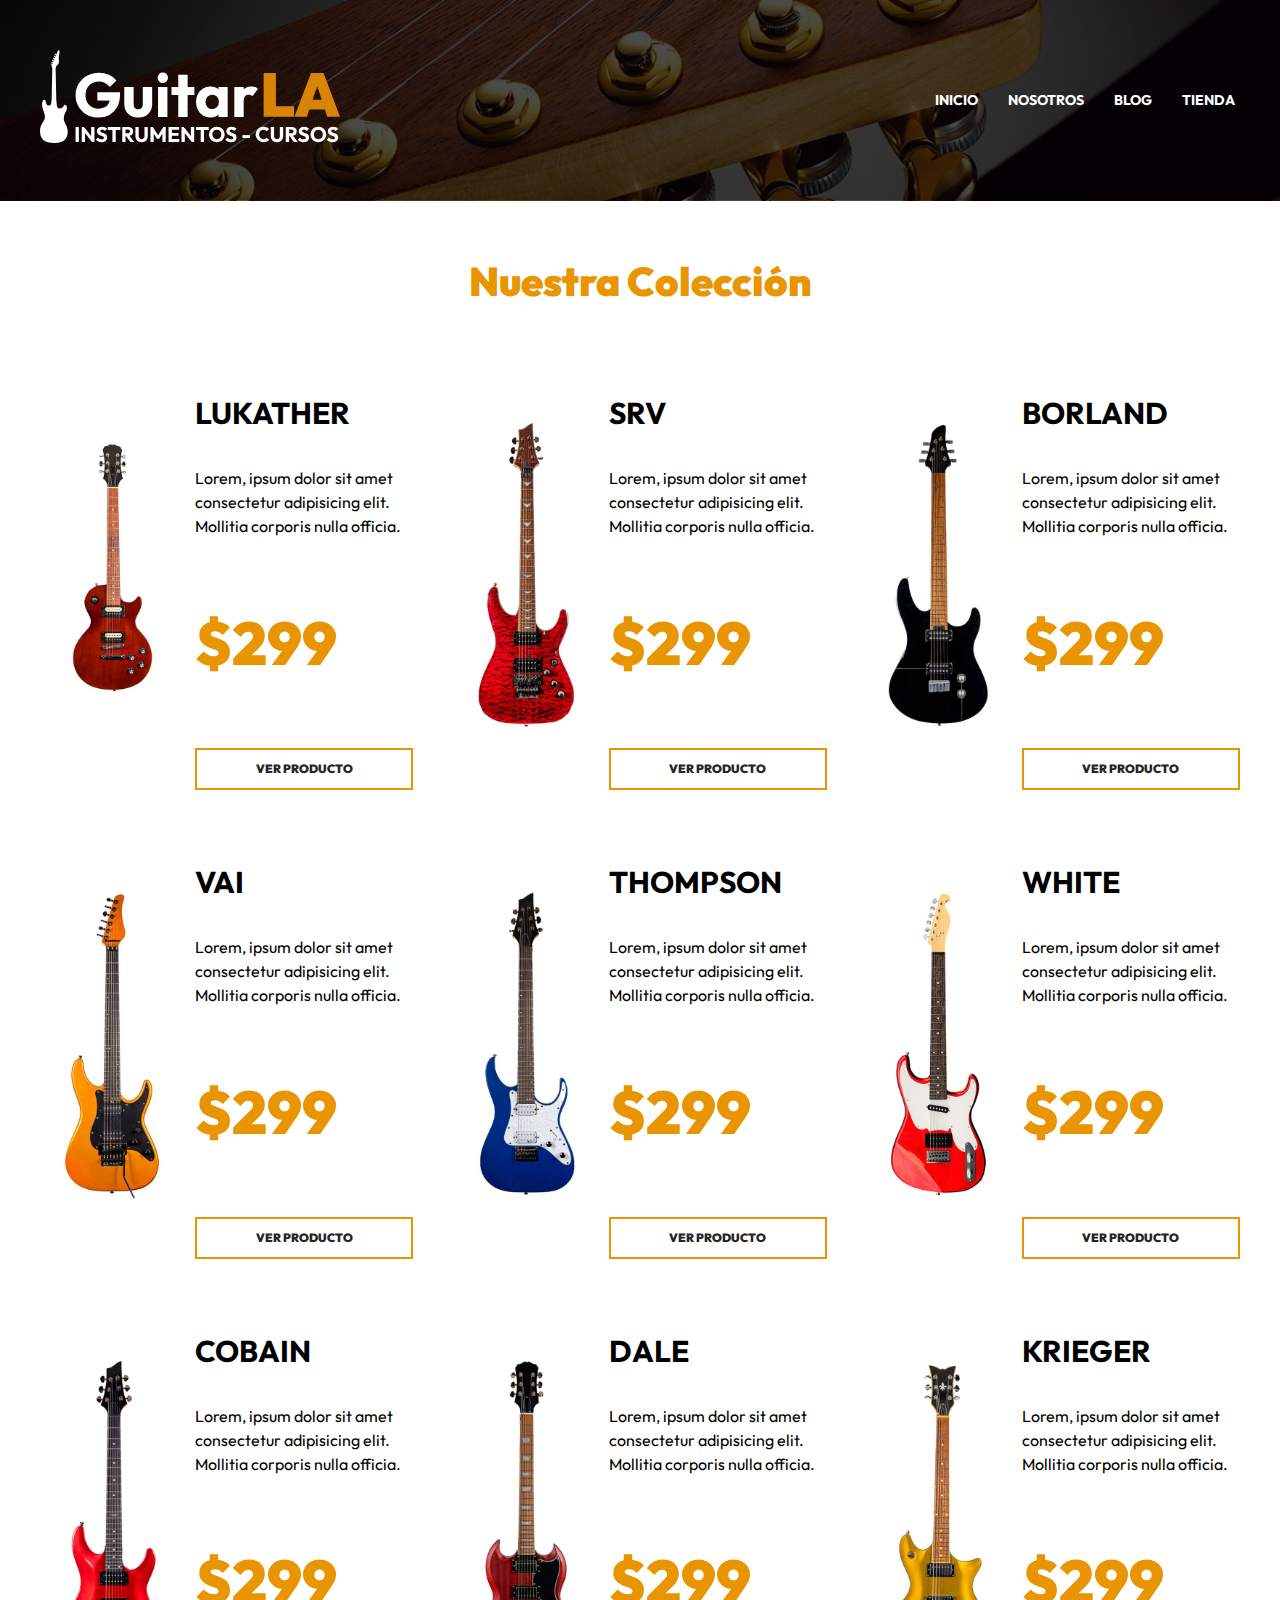
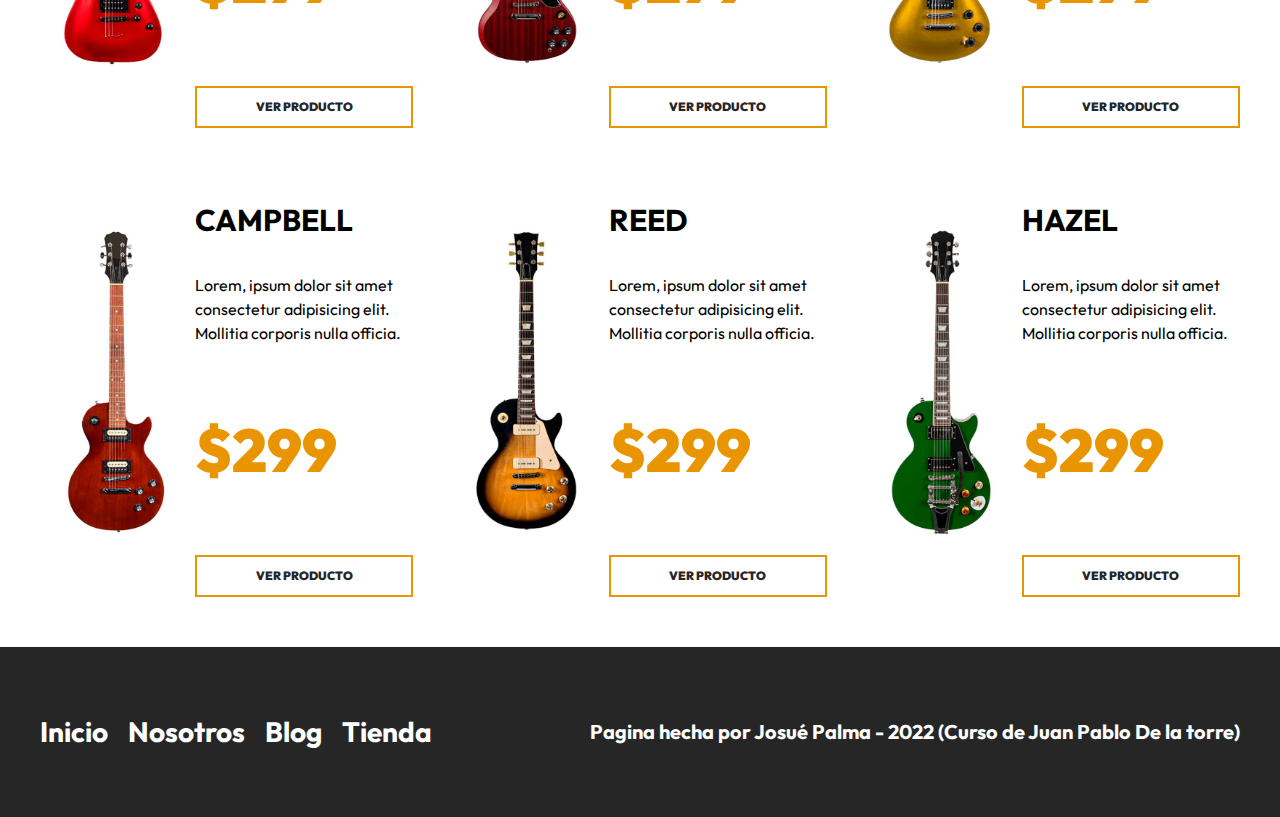
<file: tienda.html>
<!DOCTYPE html>
<html lang="en">

<head>
    <meta charset="UTF-8">
    <meta http-equiv="X-UA-Compatible" content="IE=edge">
    <meta name="viewport" content="width=device-width, initial-scale=1.0">
    <title>GuitarLA: Nuestros Productos</title>
    <link rel="stylesheet" href="css/normalize.css">
    <link rel="preconnect" href="https://fonts.googleapis.com">
    <link rel="preconnect" href="https://fonts.gstatic.com" crossorigin>
    <link href="https://fonts.googleapis.com/css2?family=Outfit:wght@400;700;900&display=swap" rel="stylesheet">
    <link rel="stylesheet" href="css/app.css">
</head>

<body>
    <header class="header">
        <div class="header__contenedor">
            <div class="header__barra">
                <a href="index.html">
                    <img class="header__logo" src="img/logo.svg" alt="logo imagen">
                </a>
                <nav class="navegacion">
                    <a class="navegacion__enlace" href="index.html">Inicio</a>
                    <a class="navegacion__enlace" href="nosotros.html">Nosotros</a>
                    <a class="navegacion__enlace" href="blog.html">BLog</a>
                    <a class="navegacion__enlace" href="tienda.html">Tienda</a>
                </nav>
            </div>
    </header>
    
    <main class="productos productos__contenedor">
        <h2 class="productos__heading">Nuestra Colección</h2>
        <div class="productos__grid">
            <div class="producto">
                <img src="img/guitarra_01.jpg" alt="imagen guitarra" class="producto__imagen">

                <div class="guitarra__contenido">
                    <h3 class="producto__nombre">Lukather</h3>
                    <p class="producto__descripcion">Lorem, ipsum dolor sit amet consectetur adipisicing elit. Mollitia
                        corporis nulla officia.</p>
                    <p class="producto__precio">$299</p>
                    <a href="producto.html" class="producto__enlace">Ver Producto</a>
                </div>
            </div>
            <div class="producto">
                <img src="img/guitarra_02.jpg" alt="imagen guitarra" class="producto__imagen">

                <div class="guitarra__contenido">
                    <h3 class="producto__nombre">SRV</h3>
                    <p class="producto__descripcion">Lorem, ipsum dolor sit amet consectetur adipisicing elit. Mollitia
                        corporis nulla officia.</p>
                    <p class="producto__precio">$299</p>
                    <a href="producto.html" class="producto__enlace">Ver Producto</a>
                </div>
            </div>
            <div class="producto">
                <img src="img/guitarra_03.jpg" alt="imagen guitarra" class="producto__imagen">

                <div class="guitarra__contenido">
                    <h3 class="producto__nombre">Borland</h3>
                    <p class="producto__descripcion">Lorem, ipsum dolor sit amet consectetur adipisicing elit. Mollitia
                        corporis nulla officia.</p>
                    <p class="producto__precio">$299</p>
                    <a href="producto.html" class="producto__enlace">Ver Producto</a>
                </div>
            </div>
            <div class="producto">
                <img src="img/guitarra_04.jpg" alt="imagen guitarra" class="producto__imagen">

                <div class="guitarra__contenido">
                    <h3 class="producto__nombre">VAI</h3>
                    <p class="producto__descripcion">Lorem, ipsum dolor sit amet consectetur adipisicing elit. Mollitia
                        corporis nulla officia.</p>
                    <p class="producto__precio">$299</p>
                    <a href="producto.html" class="producto__enlace">Ver Producto</a>
                </div>
            </div>
            <div class="producto">
                <img src="img/guitarra_05.jpg" alt="imagen guitarra" class="producto__imagen">

                <div class="guitarra__contenido">
                    <h3 class="producto__nombre">Thompson</h3>
                    <p class="producto__descripcion">Lorem, ipsum dolor sit amet consectetur adipisicing elit. Mollitia
                        corporis nulla officia.</p>
                    <p class="producto__precio">$299</p>
                    <a href="producto.html" class="producto__enlace">Ver Producto</a>
                </div>
            </div>
            <div class="producto">
                <img src="img/guitarra_06.jpg" alt="imagen guitarra" class="producto__imagen">

                <div class="guitarra__contenido">
                    <h3 class="producto__nombre">White</h3>
                    <p class="producto__descripcion">Lorem, ipsum dolor sit amet consectetur adipisicing elit. Mollitia
                        corporis nulla officia.</p>
                    <p class="producto__precio">$299</p>
                    <a href="producto.html" class="producto__enlace">Ver Producto</a>
                </div>
            </div>
            <div class="producto">
                <img src="img/guitarra_07.jpg" alt="imagen guitarra" class="producto__imagen">

                <div class="guitarra__contenido">
                    <h3 class="producto__nombre">Cobain</h3>
                    <p class="producto__descripcion">Lorem, ipsum dolor sit amet consectetur adipisicing elit. Mollitia
                        corporis nulla officia.</p>
                    <p class="producto__precio">$299</p>
                    <a href="producto.html" class="producto__enlace">Ver Producto</a>
                </div>
            </div>
            <div class="producto">
                <img src="img/guitarra_08.jpg" alt="imagen guitarra" class="producto__imagen">

                <div class="guitarra__contenido">
                    <h3 class="producto__nombre">Dale</h3>
                    <p class="producto__descripcion">Lorem, ipsum dolor sit amet consectetur adipisicing elit. Mollitia
                        corporis nulla officia.</p>
                    <p class="producto__precio">$299</p>
                    <a href="producto.html" class="producto__enlace">Ver Producto</a>
                </div>
            </div>
            <div class="producto">
                <img src="img/guitarra_09.jpg" alt="imagen guitarra" class="producto__imagen">

                <div class="guitarra__contenido">
                    <h3 class="producto__nombre">Krieger</h3>
                    <p class="producto__descripcion">Lorem, ipsum dolor sit amet consectetur adipisicing elit. Mollitia
                        corporis nulla officia.</p>
                    <p class="producto__precio">$299</p>
                    <a href="producto.html" class="producto__enlace">Ver Producto</a>
                </div>
            </div>
            <div class="producto">
                <img src="img/guitarra_10.jpg" alt="imagen guitarra" class="producto__imagen">

                <div class="guitarra__contenido">
                    <h3 class="producto__nombre">Campbell</h3>
                    <p class="producto__descripcion">Lorem, ipsum dolor sit amet consectetur adipisicing elit. Mollitia
                        corporis nulla officia.</p>
                    <p class="producto__precio">$299</p>
                    <a href="producto.html" class="producto__enlace">Ver Producto</a>
                </div>
            </div>
            <div class="producto">
                <img src="img/guitarra_11.jpg" alt="imagen guitarra" class="producto__imagen">

                <div class="guitarra__contenido">
                    <h3 class="producto__nombre">Reed</h3>
                    <p class="producto__descripcion">Lorem, ipsum dolor sit amet consectetur adipisicing elit. Mollitia
                        corporis nulla officia.</p>
                    <p class="producto__precio">$299</p>
                    <a href="producto.html" class="producto__enlace">Ver Producto</a>
                </div>
            </div>
            <div class="producto">
                <img src="img/guitarra_12.jpg" alt="imagen guitarra" class="producto__imagen">

                <div class="guitarra__contenido">
                    <h3 class="producto__nombre">Hazel</h3>
                    <p class="producto__descripcion">Lorem, ipsum dolor sit amet consectetur adipisicing elit. Mollitia
                        corporis nulla officia.</p>
                    <p class="producto__precio">$299</p>
                    <a href="producto.html" class="producto__enlace">Ver Producto</a>
                </div>
            </div>
        </div>
    </main>
    
    <footer class="footer">
        <div class="footer__contenedor footer__contenido">
            <nav class="footer__nav">
                <a class="footer__enlace" href="index.html">Inicio</a>
                <a class="footer__enlace" href="nosotros.html">Nosotros</a>
                <a class="footer__enlace" href="blog.html">Blog</a>
                <a class="footer__enlace" href="tienda.html">Tienda</a>
            </nav>
            <p class="footer__copyright">Pagina hecha por Josué Palma - 2022 (Curso de Juan Pablo De la torre)</p>
        </div>
    </footer>
</body>

</html>
</file>
<file: css/app.css>
:root {
    --primary: #e99401;
    --negro: #262626;
    --blanco: #FFF;
    --fuente-principal: 'Outfit', sans-serif;
}
html {
    font-size: 62.5%;
    box-sizing: border-box;
}
*, *:before, *:after {
    box-sizing: inherit;
}
body {
    font-size: 2rem;
    font-family: var(--fuente-principal);
    line-height: 1.5;
}
img {
    max-width: 100%;
}
[class*="__contenedor"] {
    max-width: 120rem;
    width: 95%;
    margin: 0 auto;
}
[class*="__heading"] {
    font-size: 4rem;
    text-align: center;
    font-weight: 900;
    color: var(--primary);
    margin: 5rem 0;
}

.header {
    background-image: linear-gradient(to right, rgb(0 0 0 / .7), rgb(0 0 0 / .7)), url(../img/header.jpg);
    background-size: cover;
    background-position: 50%;
    padding: 5rem 0;
    position: relative;
}
.header__guitarra {
    display: none;
}
@media (min-width: 992px) {
    .header__guitarra {
        display: block;
        position: absolute;
        right: 0;
        bottom: 0;

    /*  animation-name: mostrarImagen;
        animation-duration: 1s;
        animation-delay: 0s;
        animation-timing-function: ease-in-out;
        animation-iteration-count: 1; */

        animation: 1s ease-in-out 0s 1 mostrarImagen;
    }
}
@keyframes mostrarImagen {
    0% {
        opacity: 0;
        transform: translateX(-10rem);
    }
    50% {
        opacity: 0;
    }
    100% {
        opacity: 1;
        transform: translateX(0rem);
    }
}
.header__barra {
    display: flex;
    flex-direction: column;
    align-items: center;
}
@media (min-width: 768px) {
    .header__barra {
        flex-direction: row;
        justify-content: space-between;
    }
}
.header__logo {
    width: 30rem;
}
.navegacion {
    display: flex;
    gap: 2rem;
    margin-top: 5rem;
    position: relative;
    z-index: 1;
}
@media (min-width: 768px) {
    .navegacion {
        margin-top: 0;
    }
}
.navegacion__enlace {
    color: var(--blanco);
    text-decoration: none;
    text-transform: uppercase;
    padding: .5rem;
    font-weight: 700;
    font-size: 1.4rem;
    transition: background-color .3s;
}
.navegacion__enlace:hover {
    background-color: var(--primary);
}
.modelo {
    color: var(--blanco);
    margin-top: 5rem;
    text-align: center;
}
@media (min-width: 768px) {
    .modelo {
        text-align: left;
        width: 50%;
    }
}
.modelo__nombre {
    font-size: 8rem;
}   
.modelo__precio {
    font-size: 6rem;
    color: var(--primary);
    font-weight: 900;
    line-height: 0;
}
.modelo__enlace {
    margin-top: 2rem;
    text-decoration: none;
    padding: 1rem 5rem;
    border: 2px solid var(--primary);
    color: var(--blanco);
    text-transform: uppercase;
    font-weight: 700;
    font-size: 1.4rem;
    transition: background-color .3s;
}
.modelo__enlace:hover {
    background-color: var(--primary);
}
.productos__grid {
    display: grid;
    gap: 4rem;
}
@media (min-width: 768px) {
    .productos__grid {
        grid-template-columns: repeat(2, 1fr);
    }
}
@media (min-width: 1200px) {
    .productos__grid {
        grid-template-columns: repeat(3, 1fr);
    }
}
.producto {
    display: grid;
    grid-template-columns: 2fr 3fr;
    column-gap: 1rem;
    align-items: center;
}
.producto__nombre {
    font-size: 3rem;
    text-transform: uppercase;
}
.producto__descripcion {
    font-size: 1.6rem;
}
.producto__precio {
    color: var(--primary);
    font-size: 6rem;
    font-weight: 900;
}
.producto__enlace {
    margin-top: 2rem;
    display: block;
    text-decoration: none;
    color: var(--negro);
    padding: 1rem 5rem;
    border: 2px solid var(--primary);
    text-align: center;
    font-size: 1.2rem;
    font-weight: 900;
    text-transform: uppercase;
    transition: background-color .3s;
}
.producto__enlace:hover {
    background-color: var(--primary);
    color: var(--blanco);
}
.producto__formulario {
    display: flex;
    flex-direction: column;
}
.producto__label {
    font-size: 2.2rem;
    margin-right: 1rem;
}
.producto__cantidad {
    border: 2px solid var(--primary);
    padding: 1rem;
    text-align: center;
}
.producto__cantidad:focus-visible {
    outline: 2px solid var(--primary);
    border: none;
}
.producto__agregar-carrito {
    margin-top: 3rem;
    display: block;
    background-color: var(--primary);
    text-decoration: none;
    background-position: 50%;
    border: none;
    text-align: center;
    padding: 2rem 5rem;
    color: var(--blanco);
    font-size: 1.8rem;
    font-weight: 700;
    transition: background-color .3s;
}
.producto__agregar-carrito:hover {
    background-color: var(--negro);
    cursor: pointer;
}
.aprender {
    margin-top: 3rem;
    background-image: linear-gradient(to right, rgb(0 0 0 / .7) 0%, rgb(0 0 0 / .7) 100% ),  url(../img/cursos_bg.jpg);
    background-repeat: no-repeat;
    background-size: cover;
    background-position: center, center;
    
}
.aprender__grid {
    padding: 7rem 0;

}
.aprender__contenido {
    text-align: center;
    color: var(--blanco);
}
.aprender__texto {
    line-height: 1.6;
    font-size: 2rem;
}
@media (min-width: 992px) {
    .aprender__grid {
        display: grid;
        grid-template-columns: repeat(2, 1fr);
    }
    .aprender__contenido {
        grid-column: 2 / 3;
    }
}
.aprender__enlace {
    margin-top: 4rem;
    display: inline-block;
    text-decoration: none;
    color: var(--blanco);
    padding: 1rem 5rem;
    border: 2px solid var(--primary);
    text-align: center;
    font-size: 1.2rem;
    font-weight: 900;
    text-transform: uppercase;
    transition: background-color .3s;
}
.aprender__enlace:hover {
    background-color: var(--primary);
}
.blog__grid {
    display: grid;
    gap: 4rem;
}
@media (min-width: 768px) {
    .blog__grid {
        grid-template-columns: repeat(2, 1fr);
    }
}
@media (min-width: 992px) {
    .blog__grid {
        grid-template-columns: repeat(4, 1fr);
    }
    .blog__grid--pagina {
        grid-template-columns: repeat(3, 1fr);
    }
}
.entrada {
    max-width: 80rem;
    margin: 0 auto;
}
.entrada__contenido {
    padding: 2rem;
}
.entrada__titulo {
    font-weight: 400;
    font-size: 2.8rem;
    margin: 0;
    line-height: 1.2;
}
.entrada__fecha {
    font-size: 1.6rem;
    color: var(--primary);
}
.entrada__texto {
    display: -webkit-box;
    -webkit-box-orient: vertical;
    -webkit-line-clamp: 4;
    overflow: hidden;
    font-size: 1.6rem;
}
.entrada__enlace {
    margin-top: 2rem;
    display: block;
    text-decoration: none;
    color: var(--negro);
    padding: 1rem 5rem;
    border: 2px solid var(--primary);
    text-align: center;
    font-size: 1.2rem;
    font-weight: 900;
    text-transform: uppercase;
    transition: background-color .3s;
}
.entrada__enlace:hover {
    background-color: var(--primary);
    color: var(--blanco);
}
.footer {
    margin-top: 5rem;
    background-color: var(--negro);
    padding: 5rem 0;
}
@media (min-width: 768px) {   
    .footer__contenido {
        display: flex;
        justify-content: space-between;
    }
}
.footer__nav {
    display: flex;
    flex-direction: column;
    align-items: center;
}
@media (min-width: 768px) {
    .footer__nav {
        flex-direction: row;
        gap: 2rem;
    }
}
.footer__enlace {
    font-size: 2.8rem;
    color: var(--blanco);
    text-decoration: none;
    font-weight: 700;
    transition: color .3s;
}
.footer__enlace:hover {
    color: var(--primary);
}
.footer__copyright {
    text-align: center;
    font-size: 2rem;
    color: var(--blanco);
    font-weight: 700;
}
.nosotros__grid {
    display: grid;
    gap: 4rem;
}
@media (min-width: 768px) {
    .nosotros__grid {
        grid-template-columns: repeat(2, 1fr);
        align-items: center;
    }
}
</file>
